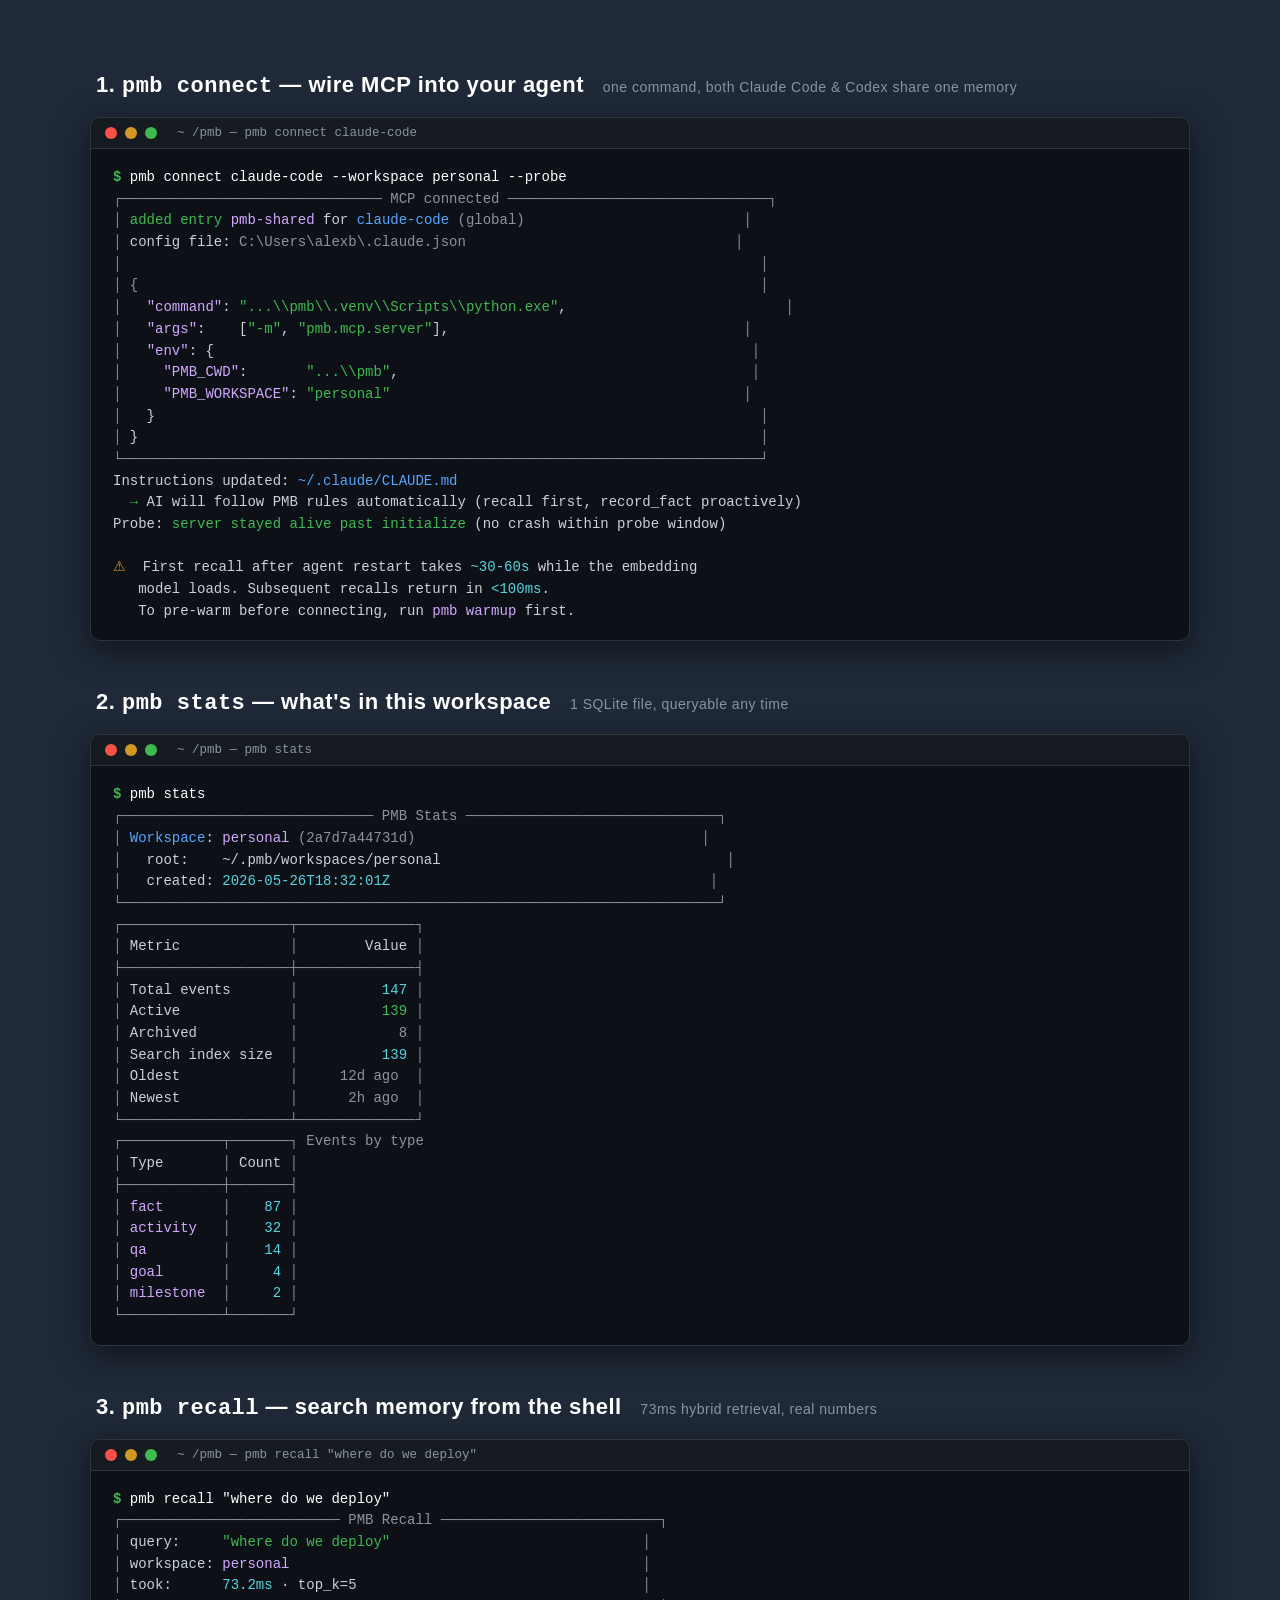
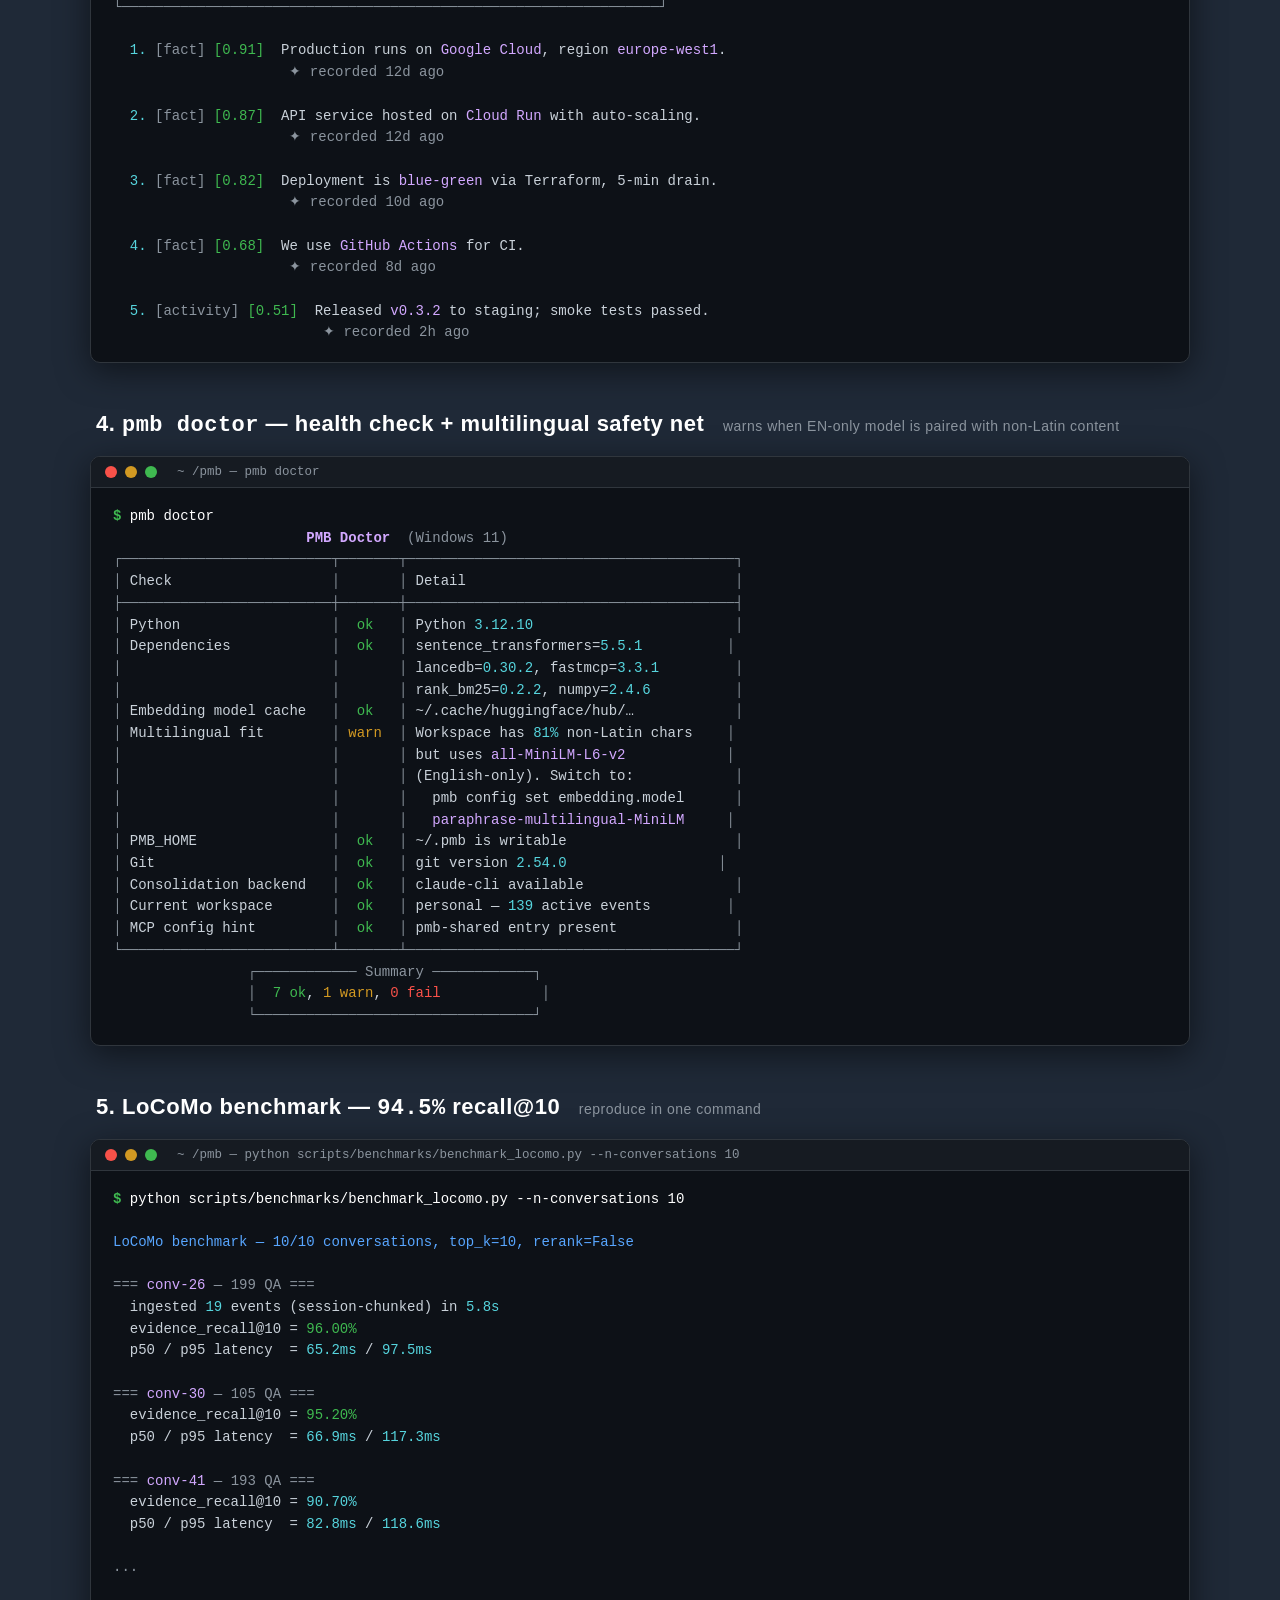
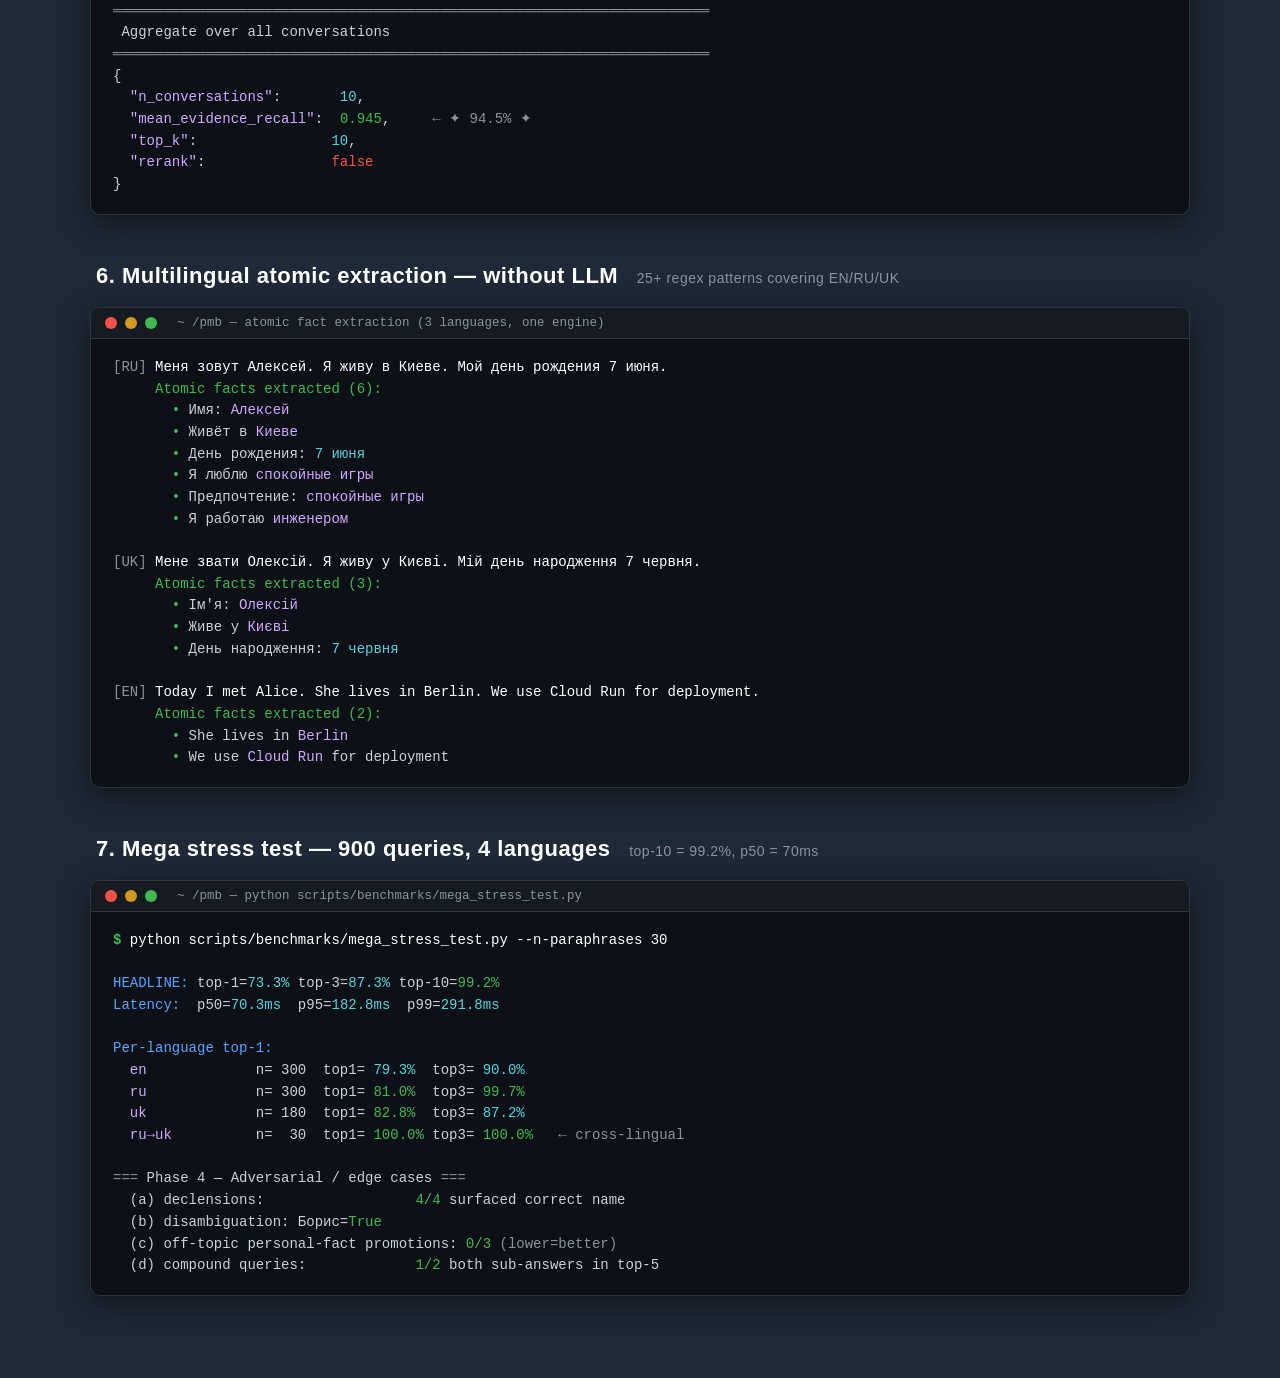
<file: docs/assets/screenshots.html>
<!doctype html>
<html lang="en">
<head>
<meta charset="utf-8">
<title>PMB — screenshots</title>
<style>
  :root {
    --bg:        #0d1117;
    --panel:     #161b22;
    --border:    #30363d;
    --text:      #c9d1d9;
    --dim:       #8b949e;
    --green:     #3fb950;
    --yellow:    #d29922;
    --red:       #f85149;
    --cyan:      #56d4dd;
    --magenta:   #d2a8ff;
    --blue:      #58a6ff;
  }
  body {
    margin: 0; padding: 32px;
    background: #1f2937;
    font-family: ui-monospace, "Cascadia Code", "Menlo", "Consolas", monospace;
    color: var(--text);
  }
  .stage {
    max-width: 1100px;
    margin: 0 auto;
  }
  .term {
    background: var(--bg);
    border: 1px solid var(--border);
    border-radius: 10px;
    box-shadow: 0 8px 32px rgba(0,0,0,0.5);
    overflow: hidden;
    margin: 0 0 48px 0;
  }
  .term-header {
    background: #161b22;
    padding: 8px 14px;
    border-bottom: 1px solid var(--border);
    display: flex;
    align-items: center;
    gap: 8px;
  }
  .dot { width: 12px; height: 12px; border-radius: 50%; }
  .dot.r { background: #f85149; }
  .dot.y { background: #d29922; }
  .dot.g { background: #3fb950; }
  .term-title {
    margin-left: 12px;
    color: var(--dim);
    font-size: 12.5px;
  }
  .term-body {
    padding: 18px 22px;
    font-size: 14px;
    line-height: 1.55;
    white-space: pre;
    overflow-x: auto;
  }
  .prompt { color: var(--green); font-weight: 600; }
  .cmd    { color: #ffffff; }
  .ok     { color: var(--green); }
  .warn   { color: var(--yellow); }
  .err    { color: var(--red); }
  .key    { color: var(--magenta); }
  .num    { color: var(--cyan); }
  .label  { color: var(--blue); }
  .dim    { color: var(--dim); }
  .pmb-banner {
    color: var(--magenta);
    font-weight: 700;
  }
  h2.section {
    color: #fff;
    font-family: -apple-system, BlinkMacSystemFont, "Segoe UI", sans-serif;
    font-size: 22px;
    margin: 40px 0 18px 6px;
    letter-spacing: 0.5px;
  }
  h2.section span {
    color: var(--dim);
    font-size: 14px;
    font-weight: normal;
    margin-left: 12px;
  }
</style>
</head>
<body>
<div class="stage">

<!-- =================================================================== -->
<h2 class="section">1. <code>pmb connect</code> — wire MCP into your agent <span>one command, both Claude Code &amp; Codex share one memory</span></h2>
<div class="term">
  <div class="term-header"><span class="dot r"></span><span class="dot y"></span><span class="dot g"></span><span class="term-title">~ /pmb — pmb connect claude-code</span></div>
  <div class="term-body"><span class="prompt">$</span> <span class="cmd">pmb connect claude-code --workspace personal --probe</span>
<span class="dim">┌─────────────────────────────── MCP connected ───────────────────────────────┐</span>
<span class="dim">│</span> <span class="ok">added entry</span> <span class="key">pmb-shared</span> for <span class="label">claude-code</span> <span class="dim">(global)</span>                          <span class="dim">│</span>
<span class="dim">│</span> config file: <span class="dim">C:\Users\alexb\.claude.json</span>                                <span class="dim">│</span>
<span class="dim">│</span>                                                                            <span class="dim">│</span>
<span class="dim">│</span> <span class="dim">{</span>                                                                          <span class="dim">│</span>
<span class="dim">│</span>   <span class="key">"command"</span>: <span class="ok">"...\\pmb\\.venv\\Scripts\\python.exe"</span>,                          <span class="dim">│</span>
<span class="dim">│</span>   <span class="key">"args"</span>:    [<span class="ok">"-m"</span>, <span class="ok">"pmb.mcp.server"</span>],                                   <span class="dim">│</span>
<span class="dim">│</span>   <span class="key">"env"</span>: {                                                                <span class="dim">│</span>
<span class="dim">│</span>     <span class="key">"PMB_CWD"</span>:       <span class="ok">"...\\pmb"</span>,                                          <span class="dim">│</span>
<span class="dim">│</span>     <span class="key">"PMB_WORKSPACE"</span>: <span class="ok">"personal"</span>                                          <span class="dim">│</span>
<span class="dim">│</span>   }                                                                        <span class="dim">│</span>
<span class="dim">│</span> }                                                                          <span class="dim">│</span>
<span class="dim">└────────────────────────────────────────────────────────────────────────────┘</span>
Instructions updated: <span class="label">~/.claude/CLAUDE.md</span>
  <span class="ok">→</span> AI will follow PMB rules automatically (recall first, record_fact proactively)
Probe: <span class="ok">server stayed alive past initialize</span> (no crash within probe window)

<span class="warn">⚠</span>  First recall after agent restart takes <span class="num">~30-60s</span> while the embedding
   model loads. Subsequent recalls return in <span class="num">&lt;100ms</span>.
   To pre-warm before connecting, run <span class="key">pmb warmup</span> first.</div>
</div>


<!-- =================================================================== -->
<h2 class="section">2. <code>pmb stats</code> — what's in this workspace <span>1 SQLite file, queryable any time</span></h2>
<div class="term">
  <div class="term-header"><span class="dot r"></span><span class="dot y"></span><span class="dot g"></span><span class="term-title">~ /pmb — pmb stats</span></div>
  <div class="term-body"><span class="prompt">$</span> <span class="cmd">pmb stats</span>
<span class="dim">┌────────────────────────────── PMB Stats ──────────────────────────────┐</span>
<span class="dim">│</span> <span class="label">Workspace</span>: <span class="key">personal</span> <span class="dim">(2a7d7a44731d)</span>                                  <span class="dim">│</span>
<span class="dim">│</span>   root:    ~/.pmb/workspaces/personal                                  <span class="dim">│</span>
<span class="dim">│</span>   created: <span class="num">2026-05-26T18:32:01Z</span>                                      <span class="dim">│</span>
<span class="dim">└───────────────────────────────────────────────────────────────────────┘</span>
<span class="dim">┌────────────────────┬──────────────┐</span>
<span class="dim">│</span> Metric             <span class="dim">│</span>        Value <span class="dim">│</span>
<span class="dim">├────────────────────┼──────────────┤</span>
<span class="dim">│</span> Total events       <span class="dim">│</span>          <span class="num">147</span> <span class="dim">│</span>
<span class="dim">│</span> Active             <span class="dim">│</span> <span class="ok">         139</span> <span class="dim">│</span>
<span class="dim">│</span> Archived           <span class="dim">│</span> <span class="dim">           8</span> <span class="dim">│</span>
<span class="dim">│</span> Search index size  <span class="dim">│</span>          <span class="num">139</span> <span class="dim">│</span>
<span class="dim">│</span> Oldest             <span class="dim">│</span>     <span class="dim">12d ago</span>  <span class="dim">│</span>
<span class="dim">│</span> Newest             <span class="dim">│</span>      <span class="dim">2h ago</span>  <span class="dim">│</span>
<span class="dim">└────────────────────┴──────────────┘</span>
<span class="dim">┌────────────┬───────┐</span> <span class="dim">Events by type</span>
<span class="dim">│</span> Type       <span class="dim">│</span> Count <span class="dim">│</span>
<span class="dim">├────────────┼───────┤</span>
<span class="dim">│</span> <span class="key">fact</span>       <span class="dim">│</span>    <span class="num">87</span> <span class="dim">│</span>
<span class="dim">│</span> <span class="key">activity</span>   <span class="dim">│</span>    <span class="num">32</span> <span class="dim">│</span>
<span class="dim">│</span> <span class="key">qa</span>         <span class="dim">│</span>    <span class="num">14</span> <span class="dim">│</span>
<span class="dim">│</span> <span class="key">goal</span>       <span class="dim">│</span>     <span class="num">4</span> <span class="dim">│</span>
<span class="dim">│</span> <span class="key">milestone</span>  <span class="dim">│</span>     <span class="num">2</span> <span class="dim">│</span>
<span class="dim">└────────────┴───────┘</span></div>
</div>


<!-- =================================================================== -->
<h2 class="section">3. <code>pmb recall</code> — search memory from the shell <span>73ms hybrid retrieval, real numbers</span></h2>
<div class="term">
  <div class="term-header"><span class="dot r"></span><span class="dot y"></span><span class="dot g"></span><span class="term-title">~ /pmb — pmb recall "where do we deploy"</span></div>
  <div class="term-body"><span class="prompt">$</span> <span class="cmd">pmb recall "where do we deploy"</span>
<span class="dim">┌────────────────────────── PMB Recall ──────────────────────────┐</span>
<span class="dim">│</span> query:     <span class="ok">"where do we deploy"</span>                              <span class="dim">│</span>
<span class="dim">│</span> workspace: <span class="key">personal</span>                                          <span class="dim">│</span>
<span class="dim">│</span> took:      <span class="num">73.2ms</span> · top_k=5                                  <span class="dim">│</span>
<span class="dim">└────────────────────────────────────────────────────────────────┘</span>

  <span class="num">1.</span> <span class="dim">[fact]</span> <span class="ok">[0.91]</span>  Production runs on <span class="key">Google Cloud</span>, region <span class="key">europe-west1</span>.
                     <span class="dim">✦ recorded 12d ago</span>

  <span class="num">2.</span> <span class="dim">[fact]</span> <span class="ok">[0.87]</span>  API service hosted on <span class="key">Cloud Run</span> with auto-scaling.
                     <span class="dim">✦ recorded 12d ago</span>

  <span class="num">3.</span> <span class="dim">[fact]</span> <span class="ok">[0.82]</span>  Deployment is <span class="key">blue-green</span> via Terraform, 5-min drain.
                     <span class="dim">✦ recorded 10d ago</span>

  <span class="num">4.</span> <span class="dim">[fact]</span> <span class="ok">[0.68]</span>  We use <span class="key">GitHub Actions</span> for CI.
                     <span class="dim">✦ recorded 8d ago</span>

  <span class="num">5.</span> <span class="dim">[activity]</span> <span class="ok">[0.51]</span>  Released <span class="key">v0.3.2</span> to staging; smoke tests passed.
                         <span class="dim">✦ recorded 2h ago</span></div>
</div>


<!-- =================================================================== -->
<h2 class="section">4. <code>pmb doctor</code> — health check + multilingual safety net <span>warns when EN-only model is paired with non-Latin content</span></h2>
<div class="term">
  <div class="term-header"><span class="dot r"></span><span class="dot y"></span><span class="dot g"></span><span class="term-title">~ /pmb — pmb doctor</span></div>
  <div class="term-body"><span class="prompt">$</span> <span class="cmd">pmb doctor</span>
                       <span class="pmb-banner">PMB Doctor</span>  <span class="dim">(Windows 11)</span>
<span class="dim">┌─────────────────────────┬───────┬───────────────────────────────────────┐</span>
<span class="dim">│</span> Check                   <span class="dim">│</span>       <span class="dim">│</span> Detail                                <span class="dim">│</span>
<span class="dim">├─────────────────────────┼───────┼───────────────────────────────────────┤</span>
<span class="dim">│</span> Python                  <span class="dim">│</span>  <span class="ok">ok</span>   <span class="dim">│</span> Python <span class="num">3.12.10</span>                        <span class="dim">│</span>
<span class="dim">│</span> Dependencies            <span class="dim">│</span>  <span class="ok">ok</span>   <span class="dim">│</span> sentence_transformers=<span class="num">5.5.1</span>          <span class="dim">│</span>
<span class="dim">│</span>                         <span class="dim">│</span>       <span class="dim">│</span> lancedb=<span class="num">0.30.2</span>, fastmcp=<span class="num">3.3.1</span>         <span class="dim">│</span>
<span class="dim">│</span>                         <span class="dim">│</span>       <span class="dim">│</span> rank_bm25=<span class="num">0.2.2</span>, numpy=<span class="num">2.4.6</span>          <span class="dim">│</span>
<span class="dim">│</span> Embedding model cache   <span class="dim">│</span>  <span class="ok">ok</span>   <span class="dim">│</span> ~/.cache/huggingface/hub/…            <span class="dim">│</span>
<span class="dim">│</span> Multilingual fit        <span class="dim">│</span> <span class="warn">warn</span>  <span class="dim">│</span> Workspace has <span class="num">81%</span> non-Latin chars    <span class="dim">│</span>
<span class="dim">│</span>                         <span class="dim">│</span>       <span class="dim">│</span> but uses <span class="key">all-MiniLM-L6-v2</span>            <span class="dim">│</span>
<span class="dim">│</span>                         <span class="dim">│</span>       <span class="dim">│</span> (English-only). Switch to:            <span class="dim">│</span>
<span class="dim">│</span>                         <span class="dim">│</span>       <span class="dim">│</span>   pmb config set embedding.model      <span class="dim">│</span>
<span class="dim">│</span>                         <span class="dim">│</span>       <span class="dim">│</span>   <span class="key">paraphrase-multilingual-MiniLM</span>     <span class="dim">│</span>
<span class="dim">│</span> PMB_HOME                <span class="dim">│</span>  <span class="ok">ok</span>   <span class="dim">│</span> ~/.pmb is writable                    <span class="dim">│</span>
<span class="dim">│</span> Git                     <span class="dim">│</span>  <span class="ok">ok</span>   <span class="dim">│</span> git version <span class="num">2.54.0</span>                  <span class="dim">│</span>
<span class="dim">│</span> Consolidation backend   <span class="dim">│</span>  <span class="ok">ok</span>   <span class="dim">│</span> claude-cli available                  <span class="dim">│</span>
<span class="dim">│</span> Current workspace       <span class="dim">│</span>  <span class="ok">ok</span>   <span class="dim">│</span> personal — <span class="num">139</span> active events         <span class="dim">│</span>
<span class="dim">│</span> MCP config hint         <span class="dim">│</span>  <span class="ok">ok</span>   <span class="dim">│</span> pmb-shared entry present              <span class="dim">│</span>
<span class="dim">└─────────────────────────┴───────┴───────────────────────────────────────┘</span>
                <span class="dim">┌──────────── Summary ────────────┐</span>
                <span class="dim">│</span>  <span class="ok">7 ok</span>, <span class="warn">1 warn</span>, <span class="err">0 fail</span>            <span class="dim">│</span>
                <span class="dim">└─────────────────────────────────┘</span></div>
</div>


<!-- =================================================================== -->
<h2 class="section">5. LoCoMo benchmark — <code>94.5%</code> recall@10 <span>reproduce in one command</span></h2>
<div class="term">
  <div class="term-header"><span class="dot r"></span><span class="dot y"></span><span class="dot g"></span><span class="term-title">~ /pmb — python scripts/benchmarks/benchmark_locomo.py --n-conversations 10</span></div>
  <div class="term-body"><span class="prompt">$</span> <span class="cmd">python scripts/benchmarks/benchmark_locomo.py --n-conversations 10</span>

<span class="label">LoCoMo benchmark — 10/10 conversations, top_k=10, rerank=False</span>

<span class="dim">===</span> <span class="key">conv-26</span> <span class="dim">— 199 QA ===</span>
  ingested <span class="num">19</span> events (session-chunked) in <span class="num">5.8s</span>
  evidence_recall@10 = <span class="ok">96.00%</span>
  p50 / p95 latency  = <span class="num">65.2ms</span> / <span class="num">97.5ms</span>

<span class="dim">===</span> <span class="key">conv-30</span> <span class="dim">— 105 QA ===</span>
  evidence_recall@10 = <span class="ok">95.20%</span>
  p50 / p95 latency  = <span class="num">66.9ms</span> / <span class="num">117.3ms</span>

<span class="dim">===</span> <span class="key">conv-41</span> <span class="dim">— 193 QA ===</span>
  evidence_recall@10 = <span class="num">90.70%</span>
  p50 / p95 latency  = <span class="num">82.8ms</span> / <span class="num">118.6ms</span>

<span class="dim">...</span>

<span class="dim">═══════════════════════════════════════════════════════════════════════</span>
 Aggregate over all conversations
<span class="dim">═══════════════════════════════════════════════════════════════════════</span>
{
  <span class="key">"n_conversations"</span>:       <span class="num">10</span>,
  <span class="key">"mean_evidence_recall"</span>:  <span class="ok">0.945</span>,     <span class="dim">← ✦ 94.5% ✦</span>
  <span class="key">"top_k"</span>:                <span class="num">10</span>,
  <span class="key">"rerank"</span>:               <span class="err">false</span>
}</div>
</div>


<!-- =================================================================== -->
<h2 class="section">6. Multilingual atomic extraction — without LLM <span>25+ regex patterns covering EN/RU/UK</span></h2>
<div class="term">
  <div class="term-header"><span class="dot r"></span><span class="dot y"></span><span class="dot g"></span><span class="term-title">~ /pmb — atomic fact extraction (3 languages, one engine)</span></div>
  <div class="term-body"><span class="dim">[RU]</span> <span class="cmd">Меня зовут Алексей. Я живу в Киеве. Мой день рождения 7 июня.</span>
     <span class="ok">Atomic facts extracted (6):</span>
       <span class="ok">•</span> Имя: <span class="key">Алексей</span>
       <span class="ok">•</span> Живёт в <span class="key">Киеве</span>
       <span class="ok">•</span> День рождения: <span class="num">7 июня</span>
       <span class="ok">•</span> Я люблю <span class="key">спокойные игры</span>
       <span class="ok">•</span> Предпочтение: <span class="key">спокойные игры</span>
       <span class="ok">•</span> Я работаю <span class="key">инженером</span>

<span class="dim">[UK]</span> <span class="cmd">Мене звати Олексій. Я живу у Києві. Мій день народження 7 червня.</span>
     <span class="ok">Atomic facts extracted (3):</span>
       <span class="ok">•</span> Ім'я: <span class="key">Олексій</span>
       <span class="ok">•</span> Живе у <span class="key">Києві</span>
       <span class="ok">•</span> День народження: <span class="num">7 червня</span>

<span class="dim">[EN]</span> <span class="cmd">Today I met Alice. She lives in Berlin. We use Cloud Run for deployment.</span>
     <span class="ok">Atomic facts extracted (2):</span>
       <span class="ok">•</span> She lives in <span class="key">Berlin</span>
       <span class="ok">•</span> We use <span class="key">Cloud Run</span> for deployment</div>
</div>


<!-- =================================================================== -->
<h2 class="section">7. Mega stress test — 900 queries, 4 languages <span>top-10 = 99.2%, p50 = 70ms</span></h2>
<div class="term">
  <div class="term-header"><span class="dot r"></span><span class="dot y"></span><span class="dot g"></span><span class="term-title">~ /pmb — python scripts/benchmarks/mega_stress_test.py</span></div>
  <div class="term-body"><span class="prompt">$</span> <span class="cmd">python scripts/benchmarks/mega_stress_test.py --n-paraphrases 30</span>

<span class="label">HEADLINE:</span> top-1=<span class="num">73.3%</span> top-3=<span class="num">87.3%</span> top-10=<span class="ok">99.2%</span>
<span class="label">Latency:</span>  p50=<span class="num">70.3ms</span>  p95=<span class="num">182.8ms</span>  p99=<span class="num">291.8ms</span>

<span class="label">Per-language top-1:</span>
  <span class="key">en          </span>   n= 300  top1= <span class="num">79.3%</span>  top3= <span class="num">90.0%</span>
  <span class="key">ru          </span>   n= 300  top1= <span class="ok">81.0%</span>  top3= <span class="ok">99.7%</span>
  <span class="key">uk          </span>   n= 180  top1= <span class="ok">82.8%</span>  top3= <span class="num">87.2%</span>
  <span class="key">ru→uk       </span>   n=  30  top1= <span class="ok">100.0%</span> top3= <span class="ok">100.0%</span>   <span class="dim">← cross-lingual</span>

<span class="dim">===</span> Phase 4 — Adversarial / edge cases <span class="dim">===</span>
  (a) declensions:                  <span class="ok">4/4</span> surfaced correct name
  (b) disambiguation: Борис=<span class="ok">True</span>
  (c) off-topic personal-fact promotions: <span class="ok">0/3</span> <span class="dim">(lower=better)</span>
  (d) compound queries:             <span class="ok">1/2</span> both sub-answers in top-5</div>
</div>

</div>
</body>
</html>
</file>
